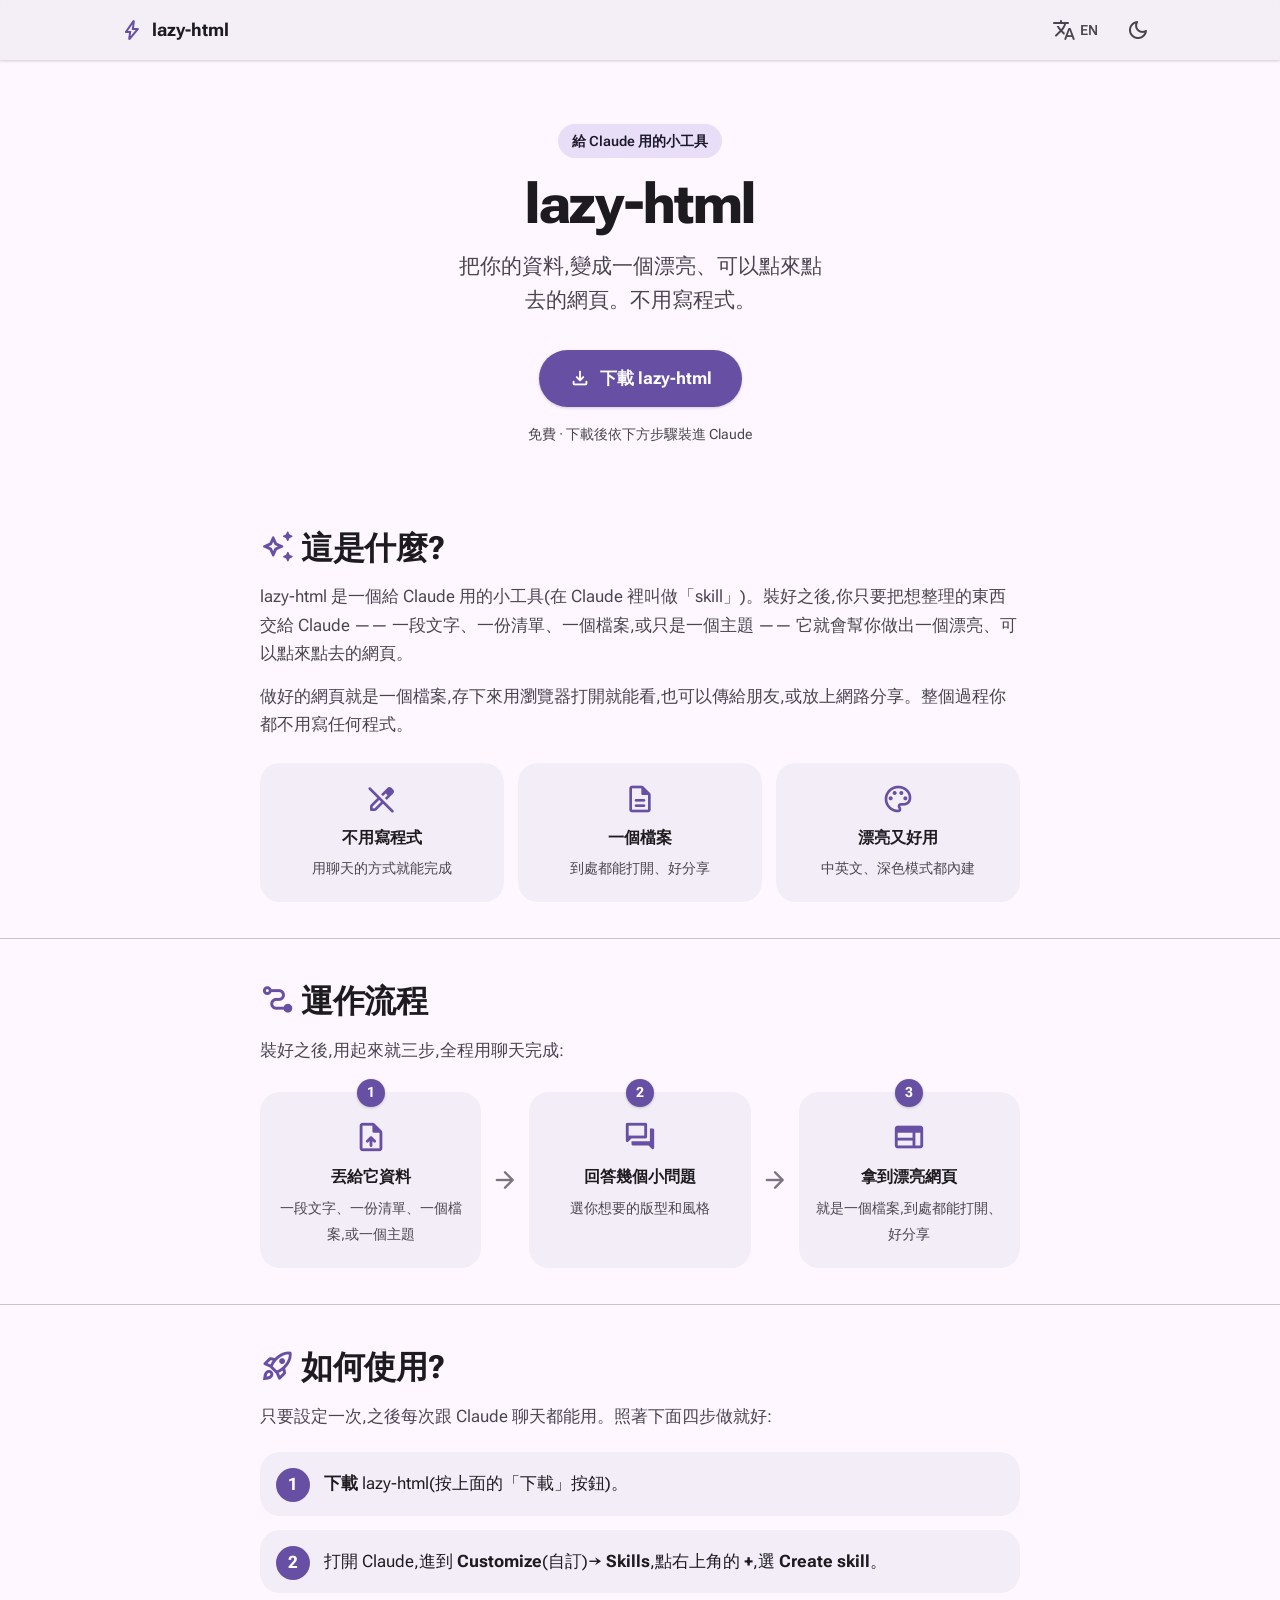
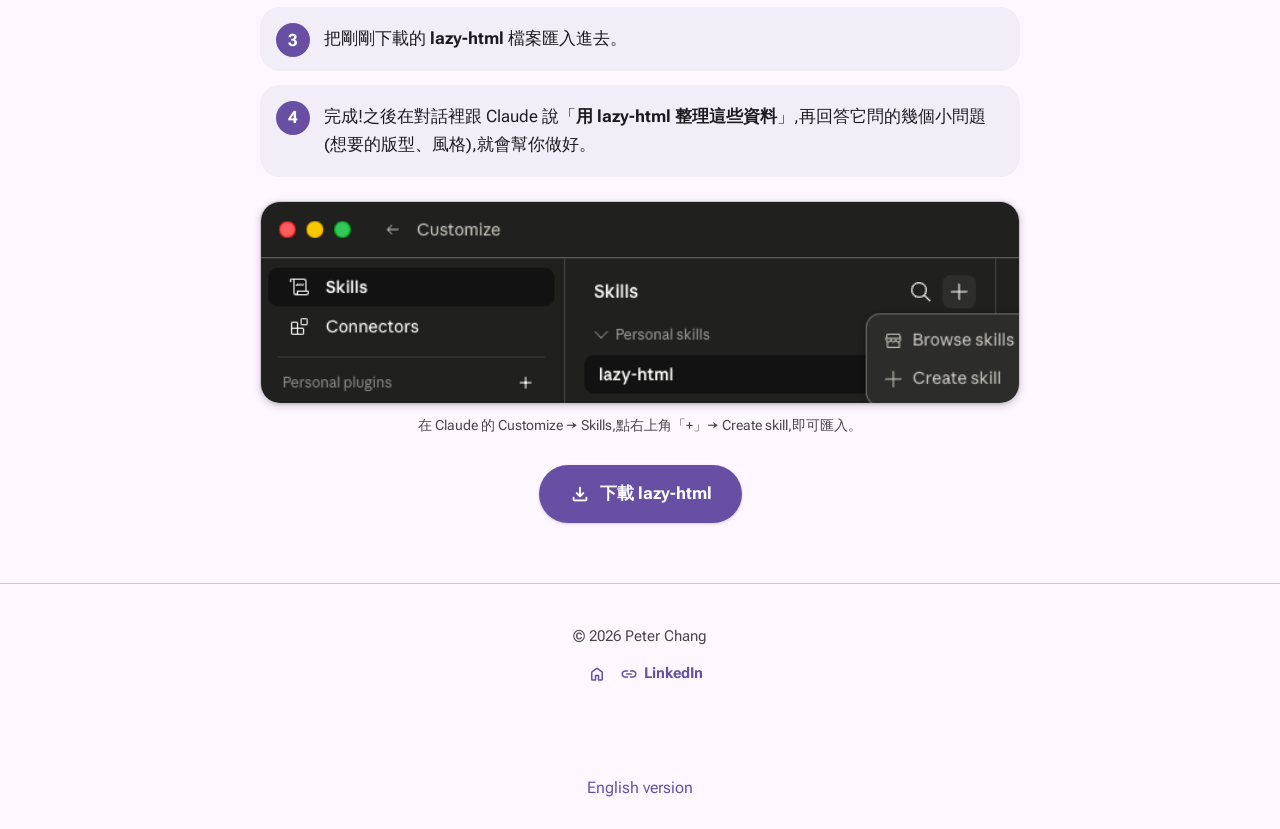
<file: index.html>
<!DOCTYPE html>
<html lang="zh-Hant" data-theme="light">
<head>
  <meta charset="UTF-8" />
  <meta name="viewport" content="width=device-width, initial-scale=1.0" />

  <title>lazy-html — 把資料變成漂亮的網頁</title>
  <meta name="description" content="lazy-html 是一個給 Claude 用的小工具。把它裝進 Claude,你只要丟給它文字、清單、檔案或一個主題,就能做出一個漂亮、可以點來點去的網頁。不用寫程式。" />

  <!-- Google tag (gtag.js) -->
  <script async src="https://www.googletagmanager.com/gtag/js?id=G-F87CED3TEG"></script>
  <script>
    window.dataLayer = window.dataLayer || [];
    function gtag(){dataLayer.push(arguments);}
    gtag('js', new Date());
    gtag('config', 'G-F87CED3TEG');
  </script>

  <link rel="canonical" href="https://lazy-html.peteraim.com/" />
  <link rel="alternate" hreflang="zh-Hant" href="https://lazy-html.peteraim.com/" />
  <link rel="alternate" hreflang="en" href="https://lazy-html.peteraim.com/en/" />
  <link rel="alternate" hreflang="x-default" href="https://lazy-html.peteraim.com/" />
  <meta name="theme-color" content="#6750A4" />

  <!-- ==== Open Graph ==== -->
  <meta property="og:type" content="website" />
  <meta property="og:title" content="lazy-html — 把資料變成漂亮的網頁" />
  <meta property="og:description" content="一個給 Claude 用的小工具:把文字、清單、檔案或一個主題,變成漂亮、可互動的網頁。不用寫程式。" />
  <meta property="og:url" content="https://lazy-html.peteraim.com/" />
  <meta property="og:image" content="https://lazy-html.peteraim.com/assets/og-image.png" />
  <meta property="og:image:width" content="1200" />
  <meta property="og:image:height" content="630" />

  <!-- ==== Twitter ==== -->
  <meta name="twitter:card" content="summary_large_image" />
  <meta name="twitter:title" content="lazy-html — 把資料變成漂亮的網頁" />
  <meta name="twitter:description" content="一個給 Claude 用的小工具:把資料變成漂亮、可互動的網頁。不用寫程式。" />
  <meta name="twitter:image" content="https://lazy-html.peteraim.com/assets/og-image.png" />

  <!-- ==== JSON-LD structured data ==== -->
  <script type="application/ld+json">
  {
    "@context": "https://schema.org",
    "@type": "SoftwareApplication",
    "name": "lazy-html",
    "applicationCategory": "DeveloperApplication",
    "operatingSystem": "Web (Claude)",
    "description": "An add-on for Claude that turns text, lists, files or a topic into a pretty, interactive web page — no coding needed.",
    "url": "https://lazy-html.peteraim.com/",
    "offers": { "@type": "Offer", "price": "0", "priceCurrency": "USD" }
  }
  </script>

  <!-- ==== Fonts + icons (CDN, no local files) ==== -->
  <link rel="preconnect" href="https://fonts.googleapis.com" />
  <link rel="preconnect" href="https://fonts.gstatic.com" crossorigin />
  <link href="https://fonts.googleapis.com/css2?family=Roboto:wght@400;500;700&family=Roboto+Flex:opsz,wght@8..144,400..700&display=swap" rel="stylesheet" />
  <link href="https://fonts.googleapis.com/css2?family=Material+Symbols+Rounded:opsz,wght,FILL,GRAD@24,400,0,0&display=swap" rel="stylesheet" />

  <link rel="stylesheet" href="assets/styles.css" />
</head>
<body>
  <!-- ==== App bar ==== -->
  <header class="appbar">
    <div class="appbar__inner">
      <span class="brand">
        <span class="material-symbols-rounded brand__logo">bolt</span>
        <span class="brand__name">lazy-html</span>
      </span>
      <div class="appbar__actions">
        <a class="icon-btn" id="langToggle" href="/en/" hreflang="en" lang="en" rel="alternate" title="English" aria-label="Switch to English / 切換到英文版">
          <span class="material-symbols-rounded" aria-hidden="true">translate</span>
          <span class="icon-btn__txt">EN</span>
        </a>
        <button class="icon-btn" id="themeToggle" type="button" title="Theme" aria-label="切換深淺色 / Toggle theme">
          <span class="material-symbols-rounded" id="themeIcon">dark_mode</span>
        </button>
      </div>
    </div>
  </header>

  <main>
  <!-- ==== Hero ==== -->
  <section class="hero">
    <span class="hero__eyebrow" data-i18n="eyebrow">給 Claude 用的小工具</span>
    <h1 class="hero__title">lazy-html</h1>
    <p class="hero__subtitle" data-i18n="subtitle">把你的資料,變成一個漂亮、可以點來點去的網頁。不用寫程式。</p>
    <div class="hero__actions">
      <a class="btn btn--filled" id="downloadBtn" href="lazy-html.skill" download data-evt="download">
        <span class="material-symbols-rounded">download</span>
        <span data-i18n="download">下載 lazy-html</span>
      </a>
    </div>
    <p class="hero__note" data-i18n="heroNote">免費 · 下載後依下方步驟裝進 Claude</p>
  </section>

<!-- ==== 是什麼 ==== -->
    <section class="block" id="what" data-section="">
      <div class="block__inner">
        <h2><span class="material-symbols-rounded">auto_awesome</span><span data-i18n="whatTitle">這是什麼?</span></h2>
        <p data-i18n="whatLead">lazy-html 是一個給 Claude 用的小工具(在 Claude 裡叫做「skill」)。裝好之後,你只要把想整理的東西交給 Claude —— 一段文字、一份清單、一個檔案,或只是一個主題 —— 它就會幫你做出一個漂亮、可以點來點去的網頁。</p>
        <p data-i18n="whatLead2">做好的網頁就是一個檔案,存下來用瀏覽器打開就能看,也可以傳給朋友,或放上網路分享。整個過程你都不用寫任何程式。</p>

        <ul class="benefits">
          <li class="benefit">
            <span class="material-symbols-rounded">edit_off</span>
            <b data-i18n="b1t">不用寫程式</b>
            <span data-i18n="b1d">用聊天的方式就能完成</span>
          </li>
          <li class="benefit">
            <span class="material-symbols-rounded">description</span>
            <b data-i18n="b2t">一個檔案</b>
            <span data-i18n="b2d">到處都能打開、好分享</span>
          </li>
          <li class="benefit">
            <span class="material-symbols-rounded">palette</span>
            <b data-i18n="b3t">漂亮又好用</b>
            <span data-i18n="b3d">中英文、深色模式都內建</span>
          </li>
        </ul>
      </div>
    </section>

    <!-- ==== 運作流程 / How it works ==== -->
    <section class="block" id="flow" data-section="">
      <div class="block__inner">
        <h2><span class="material-symbols-rounded">conversion_path</span><span data-i18n="flowTitle">運作流程</span></h2>
        <p data-i18n="flowIntro">裝好之後,用起來就三步,全程用聊天完成:</p>

        <div class="flow">
          <div class="flow__step">
            <span class="flow__num">1</span>
            <span class="material-symbols-rounded flow__icon">upload_file</span>
            <b data-i18n="flow1t">丟給它資料</b>
            <span class="flow__desc" data-i18n="flow1d">一段文字、一份清單、一個檔案,或一個主題</span>
          </div>

          <span class="flow__arrow material-symbols-rounded" aria-hidden="true">arrow_forward</span>

          <div class="flow__step">
            <span class="flow__num">2</span>
            <span class="material-symbols-rounded flow__icon">forum</span>
            <b data-i18n="flow2t">回答幾個小問題</b>
            <span class="flow__desc" data-i18n="flow2d">選你想要的版型和風格</span>
          </div>

          <span class="flow__arrow material-symbols-rounded" aria-hidden="true">arrow_forward</span>

          <div class="flow__step">
            <span class="flow__num">3</span>
            <span class="material-symbols-rounded flow__icon">web</span>
            <b data-i18n="flow3t">拿到漂亮網頁</b>
            <span class="flow__desc" data-i18n="flow3d">就是一個檔案,到處都能打開、好分享</span>
          </div>
        </div>
      </div>
    </section>

    <!-- ==== 如何使用 ==== -->
    <section class="block" id="how" data-section="">
      <div class="block__inner">
        <h2><span class="material-symbols-rounded">rocket_launch</span><span data-i18n="howTitle">如何使用?</span></h2>
        <p data-i18n="howIntro">只要設定一次,之後每次跟 Claude 聊天都能用。照著下面四步做就好:</p>

        <ol class="steps">
          <li data-i18n="step1"><b>下載</b> lazy-html(按上面的「下載」按鈕)。</li>
          <li data-i18n="step2">打開 Claude,進到 <b>Customize</b>(自訂)→ <b>Skills</b>,點右上角的 <b>+</b>,選 <b>Create skill</b>。</li>
          <li data-i18n="step3">把剛剛下載的 <b>lazy-html</b> 檔案匯入進去。</li>
          <li data-i18n="step4">完成!之後在對話裡跟 Claude 說「<b>用 lazy-html 整理這些資料</b>」,再回答它問的幾個小問題(想要的版型、風格),就會幫你做好。</li>
        </ol>

        <figure class="shot">
          <img src="assets/customize.png" data-i18n-attr="alt" data-i18n="shotAlt" alt="在 Claude 的 Customize → Skills,點右上角的加號,選 Create skill">
          <figcaption data-i18n="shotCap">在 Claude 的 Customize → Skills,點右上角「+」→ Create skill,即可匯入。</figcaption>
        </figure>

        <div class="block__cta">
          <a class="btn btn--filled" href="lazy-html.skill" download="" data-evt="download">
            <span class="material-symbols-rounded">download</span>
            <span data-i18n="download">下載 lazy-html</span>
          </a>
        </div>
      </div>
    </section>
</main>

  <!-- ==== Footer ==== -->
  <footer class="footer">
    <p class="footer__name">© 2026 Peter Chang</p>
    <p class="footer__links">
      <a class="icon-btn" href="https://www.peteraim.com" target="_blank" rel="noopener" title="Home" aria-label="Back to peteraim.com / 返回首頁"><span class="material-symbols-rounded">home</span></a>      <a href="https://www.linkedin.com/in/ai-med/" target="_blank" rel="noopener">
        <span class="material-symbols-rounded">link</span>LinkedIn</a>
    </p>
  </footer>

  <script src="assets/app.js"></script>
<p class="lang-alt-link" style="text-align:center;padding:12px;"><a href="/en/" hreflang="en" rel="alternate" lang="en">English version</a></p>
</body>
</html>
</file>
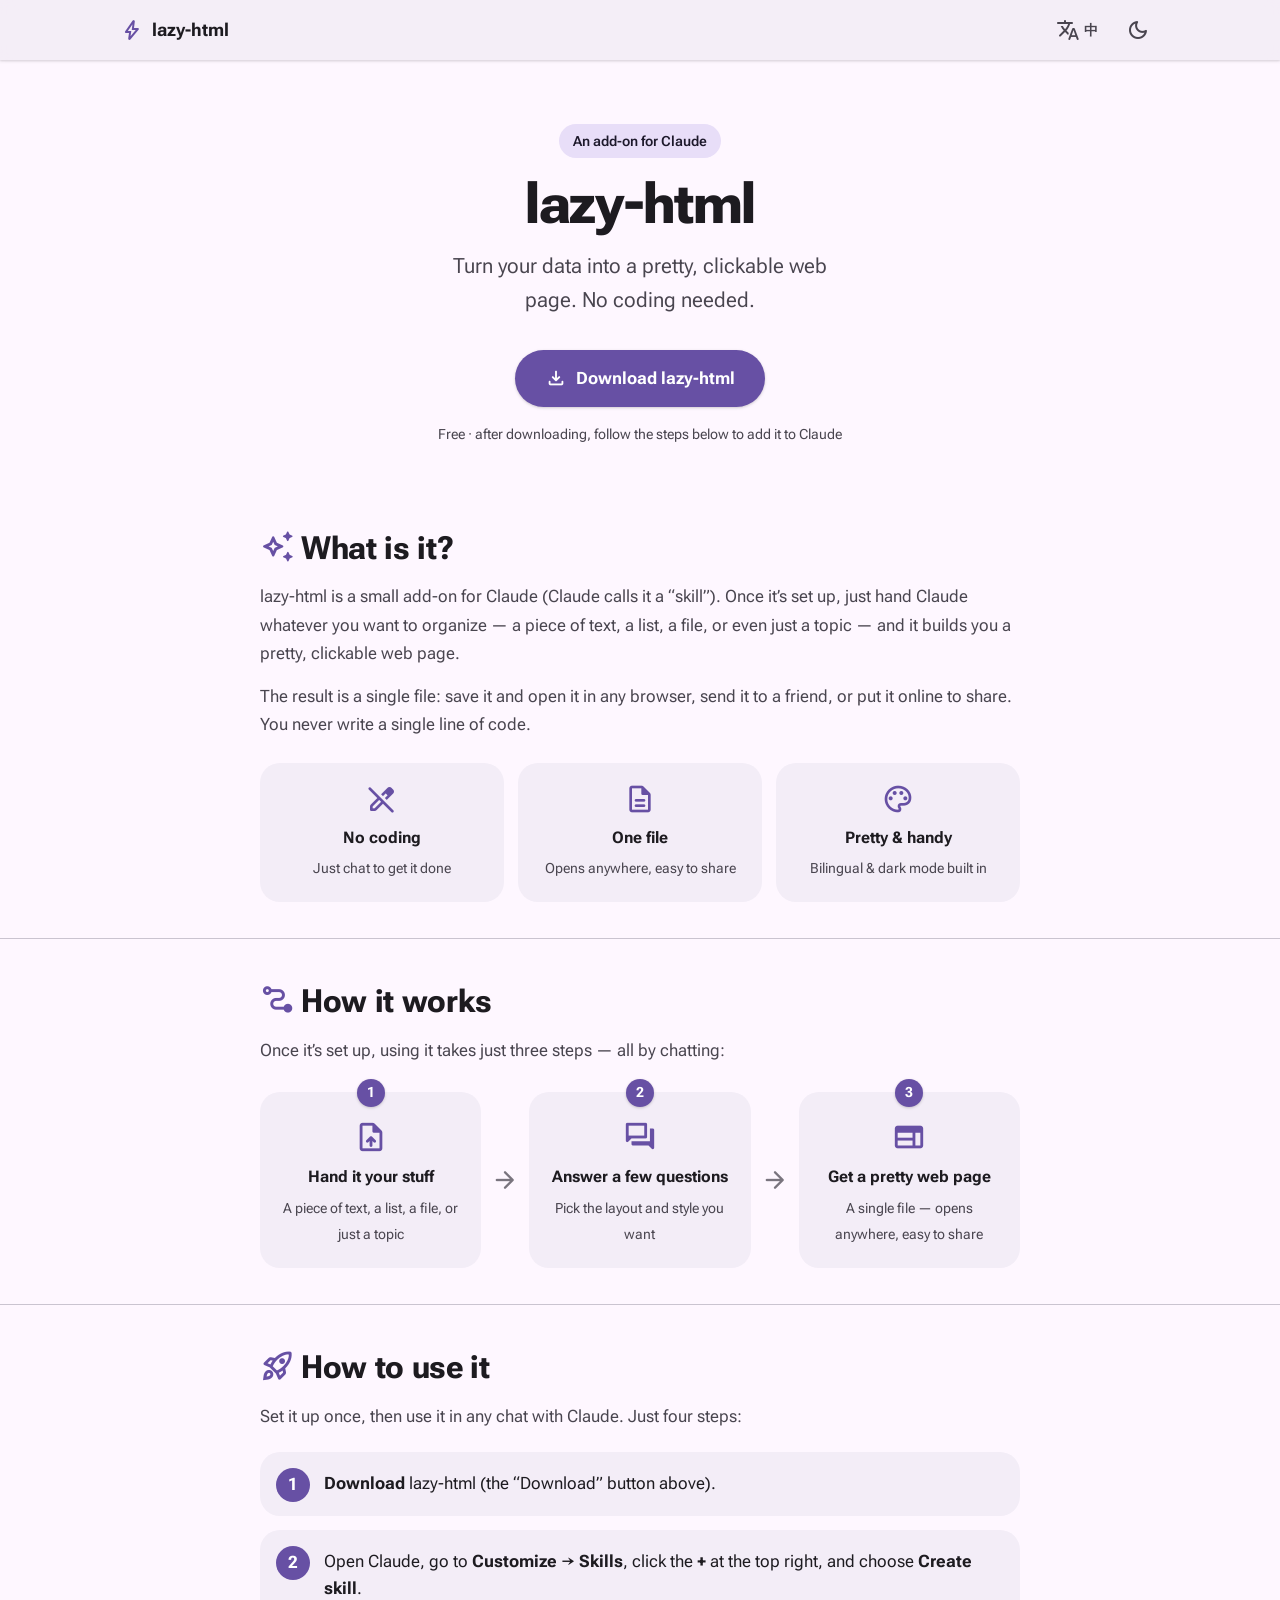
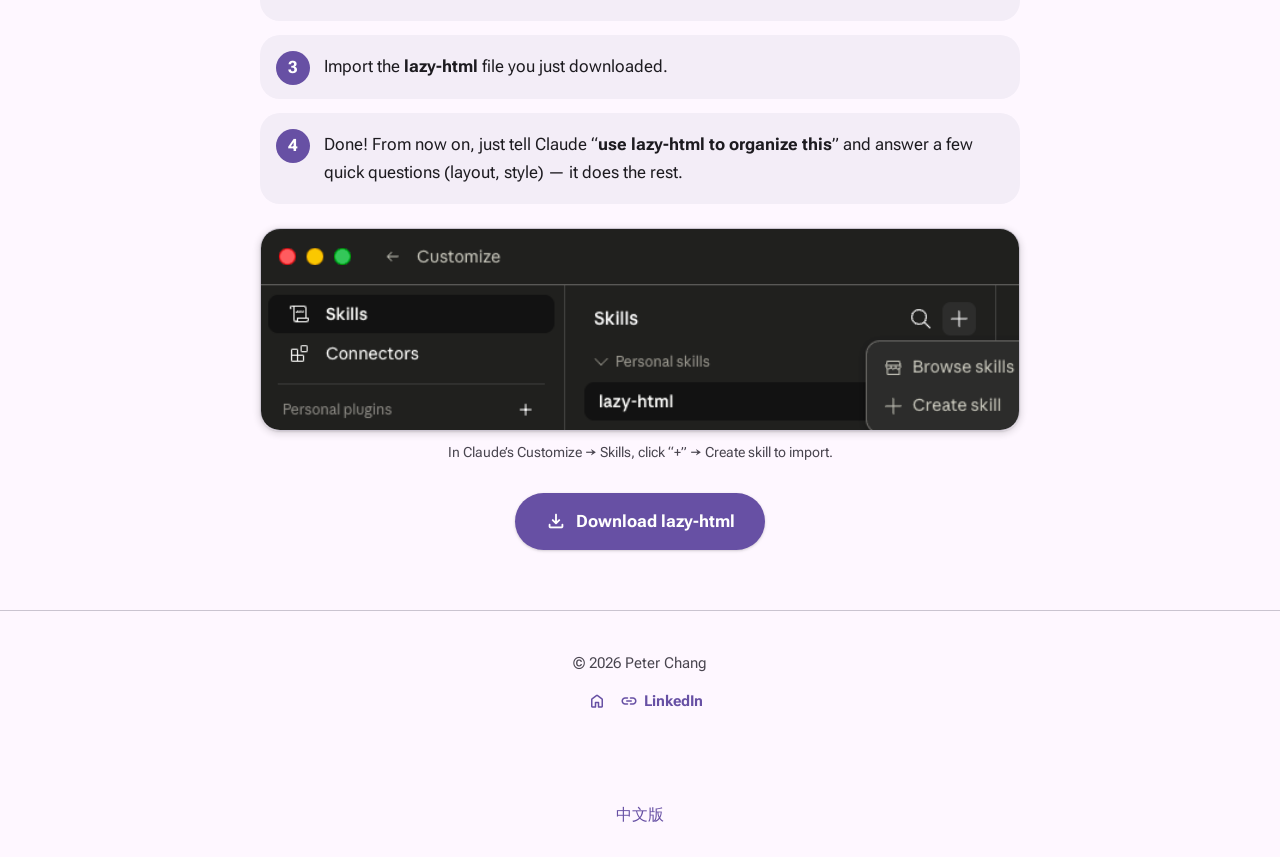
<file: en/index.html>
<!DOCTYPE html>
<html lang="en" data-theme="light">
<head>
  <meta charset="UTF-8" />
  <meta name="viewport" content="width=device-width, initial-scale=1.0" />

  <title>lazy-html — turn your data into a pretty web page</title>
  <meta name="description" content="An add-on for Claude that turns text, lists, files or a topic into a pretty, interactive web page — no coding needed." />

  <!-- Google tag (gtag.js) -->
  <script async src="https://www.googletagmanager.com/gtag/js?id=G-F87CED3TEG"></script>
  <script>
    window.dataLayer = window.dataLayer || [];
    function gtag(){dataLayer.push(arguments);}
    gtag('js', new Date());
    gtag('config', 'G-F87CED3TEG');
  </script>

  <link rel="canonical" href="https://lazy-html.peteraim.com/en/" />
  <link rel="alternate" hreflang="zh-Hant" href="https://lazy-html.peteraim.com/" />
  <link rel="alternate" hreflang="en" href="https://lazy-html.peteraim.com/en/" />
  <link rel="alternate" hreflang="x-default" href="https://lazy-html.peteraim.com/" />
  <meta name="theme-color" content="#6750A4" />

  <!-- ==== Open Graph ==== -->
  <meta property="og:type" content="website" />
  <meta property="og:title" content="lazy-html — turn your data into a pretty web page" />
  <meta property="og:description" content="An add-on for Claude that turns text, lists, files or a topic into a pretty, interactive web page — no coding needed." />
  <meta property="og:url" content="https://lazy-html.peteraim.com/en/" />
  <meta property="og:image" content="https://lazy-html.peteraim.com/assets/og-image.png" />
  <meta property="og:image:width" content="1200" />
  <meta property="og:image:height" content="630" />

  <!-- ==== Twitter ==== -->
  <meta name="twitter:card" content="summary_large_image" />
  <meta name="twitter:title" content="lazy-html — turn your data into a pretty web page" />
  <meta name="twitter:description" content="An add-on for Claude that turns text, lists, files or a topic into a pretty, interactive web page — no coding needed." />
  <meta name="twitter:image" content="https://lazy-html.peteraim.com/assets/og-image.png" />

  <!-- ==== JSON-LD structured data ==== -->
  <script type="application/ld+json">
  {
    "@context": "https://schema.org",
    "@type": "SoftwareApplication",
    "name": "lazy-html",
    "applicationCategory": "DeveloperApplication",
    "operatingSystem": "Web (Claude)",
    "description": "An add-on for Claude that turns text, lists, files or a topic into a pretty, interactive web page — no coding needed.",
    "url": "https://lazy-html.peteraim.com/en/",
    "offers": { "@type": "Offer", "price": "0", "priceCurrency": "USD" }
  }
  </script>

  <!-- ==== Fonts + icons (CDN, no local files) ==== -->
  <link rel="preconnect" href="https://fonts.googleapis.com" />
  <link rel="preconnect" href="https://fonts.gstatic.com" crossorigin />
  <link href="https://fonts.googleapis.com/css2?family=Roboto:wght@400;500;700&family=Roboto+Flex:opsz,wght@8..144,400..700&display=swap" rel="stylesheet" />
  <link href="https://fonts.googleapis.com/css2?family=Material+Symbols+Rounded:opsz,wght,FILL,GRAD@24,400,0,0&display=swap" rel="stylesheet" />

  <link rel="stylesheet" href="../assets/styles.css" />
</head>
<body>
  <!-- ==== App bar ==== -->
  <header class="appbar">
    <div class="appbar__inner">
      <span class="brand">
        <span class="material-symbols-rounded brand__logo">bolt</span>
        <span class="brand__name">lazy-html</span>
      </span>
      <div class="appbar__actions">
        <a class="icon-btn" id="langToggle" href="/" hreflang="zh-Hant" lang="zh-Hant" rel="alternate" title="中文" aria-label="切換到中文版 / Switch to Chinese">
          <span class="material-symbols-rounded" aria-hidden="true">translate</span>
          <span class="icon-btn__txt">中</span>
        </a>
        <button class="icon-btn" id="themeToggle" type="button" title="Theme" aria-label="切換深淺色 / Toggle theme">
          <span class="material-symbols-rounded" id="themeIcon">dark_mode</span>
        </button>
      </div>
    </div>
  </header>

  <main>
<!-- ==== Hero ==== -->
  <section class="hero">
    <span class="hero__eyebrow" data-i18n="eyebrow">An add-on for Claude</span>
    <h1 class="hero__title">lazy-html</h1>
    <p class="hero__subtitle" data-i18n="subtitle">Turn your data into a pretty, clickable web page. No coding needed.</p>
    <div class="hero__actions">
      <a class="btn btn--filled" id="downloadBtn" href="../lazy-html.skill" download="" data-evt="download">
        <span class="material-symbols-rounded">download</span>
        <span data-i18n="download">Download lazy-html</span>
      </a>
    </div>
    <p class="hero__note" data-i18n="heroNote">Free · after downloading, follow the steps below to add it to Claude</p>
  </section>

<!-- ==== 是什麼 ==== -->
    <section class="block" id="what" data-section="">
      <div class="block__inner">
        <h2><span class="material-symbols-rounded">auto_awesome</span><span data-i18n="whatTitle">What is it?</span></h2>
        <p data-i18n="whatLead">lazy-html is a small add-on for Claude (Claude calls it a “skill”). Once it’s set up, just hand Claude whatever you want to organize — a piece of text, a list, a file, or even just a topic — and it builds you a pretty, clickable web page.</p>
        <p data-i18n="whatLead2">The result is a single file: save it and open it in any browser, send it to a friend, or put it online to share. You never write a single line of code.</p>

        <ul class="benefits">
          <li class="benefit">
            <span class="material-symbols-rounded">edit_off</span>
            <b data-i18n="b1t">No coding</b>
            <span data-i18n="b1d">Just chat to get it done</span>
          </li>
          <li class="benefit">
            <span class="material-symbols-rounded">description</span>
            <b data-i18n="b2t">One file</b>
            <span data-i18n="b2d">Opens anywhere, easy to share</span>
          </li>
          <li class="benefit">
            <span class="material-symbols-rounded">palette</span>
            <b data-i18n="b3t">Pretty &amp; handy</b>
            <span data-i18n="b3d">Bilingual &amp; dark mode built in</span>
          </li>
        </ul>
      </div>
    </section>

    <!-- ==== 運作流程 / How it works ==== -->
    <section class="block" id="flow" data-section="">
      <div class="block__inner">
        <h2><span class="material-symbols-rounded">conversion_path</span><span data-i18n="flowTitle">How it works</span></h2>
        <p data-i18n="flowIntro">Once it’s set up, using it takes just three steps — all by chatting:</p>

        <div class="flow">
          <div class="flow__step">
            <span class="flow__num">1</span>
            <span class="material-symbols-rounded flow__icon">upload_file</span>
            <b data-i18n="flow1t">Hand it your stuff</b>
            <span class="flow__desc" data-i18n="flow1d">A piece of text, a list, a file, or just a topic</span>
          </div>

          <span class="flow__arrow material-symbols-rounded" aria-hidden="true">arrow_forward</span>

          <div class="flow__step">
            <span class="flow__num">2</span>
            <span class="material-symbols-rounded flow__icon">forum</span>
            <b data-i18n="flow2t">Answer a few questions</b>
            <span class="flow__desc" data-i18n="flow2d">Pick the layout and style you want</span>
          </div>

          <span class="flow__arrow material-symbols-rounded" aria-hidden="true">arrow_forward</span>

          <div class="flow__step">
            <span class="flow__num">3</span>
            <span class="material-symbols-rounded flow__icon">web</span>
            <b data-i18n="flow3t">Get a pretty web page</b>
            <span class="flow__desc" data-i18n="flow3d">A single file — opens anywhere, easy to share</span>
          </div>
        </div>
      </div>
    </section>

    <!-- ==== 如何使用 ==== -->
    <section class="block" id="how" data-section="">
      <div class="block__inner">
        <h2><span class="material-symbols-rounded">rocket_launch</span><span data-i18n="howTitle">How to use it</span></h2>
        <p data-i18n="howIntro">Set it up once, then use it in any chat with Claude. Just four steps:</p>

        <ol class="steps">
          <li data-i18n="step1"><b>Download</b> lazy-html (the “Download” button above).</li>
          <li data-i18n="step2">Open Claude, go to <b>Customize</b> → <b>Skills</b>, click the <b>+</b> at the top right, and choose <b>Create skill</b>.</li>
          <li data-i18n="step3">Import the <b>lazy-html</b> file you just downloaded.</li>
          <li data-i18n="step4">Done! From now on, just tell Claude “<b>use lazy-html to organize this</b>” and answer a few quick questions (layout, style) — it does the rest.</li>
        </ol>

        <figure class="shot">
          <img src="../assets/customize.png" data-i18n-attr="alt" data-i18n="shotAlt" alt="In Claude’s Customize → Skills, click the plus at top right and choose Create skill">
          <figcaption data-i18n="shotCap">In Claude’s Customize → Skills, click “+” → Create skill to import.</figcaption>
        </figure>

        <div class="block__cta">
          <a class="btn btn--filled" href="../lazy-html.skill" download="" data-evt="download">
            <span class="material-symbols-rounded">download</span>
            <span data-i18n="download">Download lazy-html</span>
          </a>
        </div>
      </div>
    </section>
</main>

  <!-- ==== Footer ==== -->
  <footer class="footer">
    <p class="footer__name">© 2026 Peter Chang</p>
    <p class="footer__links">
      <a class="icon-btn" href="https://www.peteraim.com" target="_blank" rel="noopener" title="Home" aria-label="Back to peteraim.com / 返回首頁"><span class="material-symbols-rounded">home</span></a>      <a href="https://www.linkedin.com/in/ai-med/" target="_blank" rel="noopener">
        <span class="material-symbols-rounded">link</span>LinkedIn</a>
    </p>
  </footer>

  <script src="../assets/app.js"></script>
<p class="lang-alt-link" style="text-align:center;padding:12px;"><a href="/" hreflang="zh-Hant" rel="alternate" lang="zh-Hant">中文版</a></p>
</body>
</html>
</file>
<file: assets/styles.css>
/* =========================================================================
   lazy-html intro page · Material Design 3 baseline
   Pure CSS, no preprocessor, no build step. Simple two-section explainer.
   ========================================================================= */

/* ---- MD3 design tokens : LIGHT (default) ---- */
:root,
[data-theme="light"] {
  --primary:            #6750A4;
  --on-primary:         #FFFFFF;
  --primary-container:  #EADDFF;
  --on-primary-container:#21005D;
  --secondary:          #625B71;
  --secondary-container:#E8DEF8;
  --on-secondary-container:#1D192B;

  --background:         #FEF7FF;
  --on-background:      #1D1B20;
  --surface:            #FEF7FF;
  --surface-container:  #F3EDF7;
  --surface-container-high:#ECE6F0;
  --surface-variant:    #E7E0EC;
  --on-surface:         #1D1B20;
  --on-surface-variant: #49454F;

  --outline:            #79747E;
  --outline-variant:    #CAC4D0;

  --elev-1: 0 1px 2px rgba(0,0,0,.10), 0 1px 3px 1px rgba(0,0,0,.06);
  --elev-2: 0 2px 6px 2px rgba(0,0,0,.10), 0 1px 2px rgba(0,0,0,.12);

  --radius-sm: 12px;
  --radius:    20px;
  --radius-lg: 28px;
  --radius-pill: 999px;

  --maxw: 760px;
  --font-body: "Roboto Flex", "Roboto", system-ui, sans-serif;
}

/* ---- MD3 design tokens : DARK ---- */
[data-theme="dark"] {
  --primary:            #D0BCFF;
  --on-primary:         #381E72;
  --primary-container:  #4F378B;
  --on-primary-container:#EADDFF;
  --secondary:          #CCC2DC;
  --secondary-container:#4A4458;
  --on-secondary-container:#E8DEF8;

  --background:         #141218;
  --on-background:      #E6E0E9;
  --surface:            #141218;
  --surface-container:  #211F26;
  --surface-container-high:#2B2930;
  --surface-variant:    #49454F;
  --on-surface:         #E6E0E9;
  --on-surface-variant: #CAC4D0;

  --outline:            #938F99;
  --outline-variant:    #49454F;

  --elev-1: 0 1px 2px rgba(0,0,0,.30), 0 1px 3px 1px rgba(0,0,0,.20);
  --elev-2: 0 2px 6px 2px rgba(0,0,0,.30), 0 1px 2px rgba(0,0,0,.30);
}

/* ---- Reset / base ---- */
* { box-sizing: border-box; }
html { scroll-behavior: smooth; }
body {
  margin: 0;
  font-family: var(--font-body);
  background: var(--background);
  color: var(--on-background);
  -webkit-font-smoothing: antialiased;
  line-height: 1.65;
  transition: background .2s, color .2s;
}
a { color: var(--primary); text-decoration: none; }
.material-symbols-rounded {
  font-variation-settings: "FILL" 0, "wght" 400, "GRAD" 0, "opsz" 24;
  line-height: 1;
  user-select: none;
}

/* ---- App bar ---- */
.appbar {
  position: sticky;
  top: 0;
  z-index: 20;
  background: color-mix(in srgb, var(--surface-container) 90%, transparent);
  backdrop-filter: blur(8px);
  box-shadow: var(--elev-1);
}
.appbar__inner {
  max-width: 1080px;
  margin: 0 auto;
  padding: 10px 20px;
  display: flex;
  align-items: center;
  gap: 12px;
}
.brand {
  display: flex;
  align-items: center;
  gap: 8px;
  font-weight: 700;
  font-size: 1.15rem;
  color: var(--on-surface);
}
.brand__logo { color: var(--primary); }
.appbar__actions {
  margin-left: auto;
  display: flex;
  align-items: center;
  gap: 8px;
}
.icon-btn {
  display: inline-flex;
  align-items: center;
  gap: 4px;
  border: none;
  background: transparent;
  color: var(--on-surface-variant);
  border-radius: var(--radius-pill);
  padding: 8px 10px;
  cursor: pointer;
  font: inherit;
  transition: background .15s;
}
.icon-btn:hover { background: var(--surface-container-high); }
.icon-btn__txt { font-size: .85rem; font-weight: 600; }

/* ---- Shared layout ---- */
.wrap { max-width: var(--maxw); margin: 0 auto; padding: 0 20px; }

/* ---- Hero ---- */
.hero {
  text-align: center;
  padding: 64px 20px 40px;
}
.hero__eyebrow {
  display: inline-block;
  margin-bottom: 16px;
  padding: 6px 14px;
  border-radius: var(--radius-pill);
  background: var(--secondary-container);
  color: var(--on-secondary-container);
  font-size: .85rem;
  font-weight: 600;
}
.hero__title {
  margin: 0 0 14px;
  font-size: clamp(2.4rem, 7vw, 3.6rem);
  font-weight: 700;
  line-height: 1.05;
  letter-spacing: -.02em;
  color: var(--on-surface);
}
.hero__subtitle {
  margin: 0 auto;
  max-width: 34ch;
  font-size: clamp(1.05rem, 2.4vw, 1.3rem);
  color: var(--on-surface-variant);
}
.hero__actions {
  margin-top: 32px;
  display: flex;
  justify-content: center;
}
.hero__note {
  margin: 16px 0 0;
  font-size: .85rem;
  color: var(--on-surface-variant);
}

/* ---- Buttons (MD3 filled + tonal) ---- */
.btn {
  display: inline-flex;
  align-items: center;
  gap: 9px;
  padding: 15px 30px;
  border: none;
  border-radius: var(--radius-pill);
  font: inherit;
  font-weight: 700;
  font-size: 1.05rem;
  cursor: pointer;
  transition: box-shadow .18s, transform .18s, filter .18s;
}
.btn .material-symbols-rounded { font-size: 22px; }
.btn--filled {
  background: var(--primary);
  color: var(--on-primary);
  box-shadow: var(--elev-1);
}
.btn--filled:hover { box-shadow: var(--elev-2); transform: translateY(-2px); filter: brightness(1.05); }
.btn--tonal {
  background: var(--secondary-container);
  color: var(--on-secondary-container);
  font-size: .98rem;
  padding: 13px 26px;
}
.btn--tonal:hover { box-shadow: var(--elev-1); transform: translateY(-2px); }
.btn:focus-visible { outline: 2px solid var(--primary); outline-offset: 3px; }

/* ---- Content blocks ---- */
main { padding-bottom: 24px; }
.block { padding: 36px 20px; }
.block + .block { border-top: 1px solid var(--outline-variant); }
.block__inner { max-width: var(--maxw); margin: 0 auto; }
.block h2 {
  margin: 0 0 8px;
  font-size: clamp(1.6rem, 4vw, 2rem);
  font-weight: 700;
  letter-spacing: -.01em;
  color: var(--on-surface);
}
.block h2 .material-symbols-rounded {
  font-size: 1.1em;
  color: var(--primary);
  vertical-align: -.15em;
  margin-right: 6px;
}
.block p { color: var(--on-surface-variant); font-size: 1.08rem; margin: 0 0 14px; }
.block p:last-child { margin-bottom: 0; }

/* ---- "What is it" benefit chips ---- */
.benefits {
  list-style: none;
  margin: 24px 0 0;
  padding: 0;
  display: grid;
  grid-template-columns: repeat(3, 1fr);
  gap: 14px;
}
.benefit {
  background: var(--surface-container);
  border-radius: var(--radius);
  padding: 20px 18px;
  text-align: center;
}
.benefit .material-symbols-rounded {
  font-size: 32px;
  color: var(--primary);
  display: block;
  margin: 0 auto 10px;
}
.benefit b { display: block; color: var(--on-surface); font-size: 1rem; margin-bottom: 4px; }
.benefit span { color: var(--on-surface-variant); font-size: .9rem; }

/* ---- "How it works" flow ---- */
.flow {
  margin: 28px 0 0;
  display: flex;
  align-items: stretch;
  justify-content: center;
  gap: 10px;
}
.flow__step {
  flex: 1 1 0;
  position: relative;
  background: var(--surface-container);
  border-radius: var(--radius);
  padding: 26px 16px 20px;
  text-align: center;
}
.flow__num {
  position: absolute;
  top: -13px;
  left: 50%;
  transform: translateX(-50%);
  width: 28px;
  height: 28px;
  border-radius: 50%;
  background: var(--primary);
  color: var(--on-primary);
  font-weight: 700;
  font-size: .9rem;
  display: grid;
  place-items: center;
  box-shadow: var(--elev-1);
}
.flow__icon {
  font-size: 34px;
  color: var(--primary);
  display: block;
  margin: 2px auto 10px;
}
.flow__step b { display: block; color: var(--on-surface); font-size: 1.02rem; margin-bottom: 4px; }
.flow__desc { color: var(--on-surface-variant); font-size: .9rem; }
.flow__arrow {
  align-self: center;
  flex: 0 0 auto;
  font-size: 28px;
  color: var(--outline);
}

/* ---- "How to use" steps ---- */
.steps {
  list-style: none;
  counter-reset: step;
  margin: 22px 0 0;
  padding: 0;
  display: grid;
  gap: 14px;
}
.steps li {
  counter-increment: step;
  position: relative;
  background: var(--surface-container);
  border-radius: var(--radius);
  padding: 18px 20px 18px 64px;
  color: var(--on-surface);
  font-size: 1.05rem;
}
.steps li::before {
  content: counter(step);
  position: absolute;
  left: 16px;
  top: 16px;
  width: 34px;
  height: 34px;
  border-radius: 50%;
  background: var(--primary);
  color: var(--on-primary);
  font-weight: 700;
  display: grid;
  place-items: center;
}
.steps li b { color: var(--on-surface); }
.steps li .hint { display: block; margin-top: 4px; color: var(--on-surface-variant); font-size: .92rem; }

/* ---- Screenshot ---- */
.shot {
  margin: 24px 0 0;
  padding: 0;
}
.shot img {
  display: block;
  width: 100%;
  height: auto;
  border-radius: var(--radius);
  border: 1px solid var(--outline-variant);
  box-shadow: var(--elev-2);
}
.shot figcaption {
  margin-top: 10px;
  text-align: center;
  font-size: .88rem;
  color: var(--on-surface-variant);
}

.block__cta { margin-top: 28px; text-align: center; }

/* ---- Footer ---- */
.footer {
  text-align: center;
  padding: 40px 20px 56px;
  border-top: 1px solid var(--outline-variant);
  color: var(--on-surface-variant);
  font-size: .95rem;
}
.footer__name { margin: 0 0 8px; }
.footer__links { margin: 0; }
.footer a {
  display: inline-flex;
  align-items: center;
  gap: 6px;
  font-weight: 700;
  color: var(--primary);
}
.footer a:hover { text-decoration: underline; }
.footer .material-symbols-rounded { font-size: 18px; }

/* ---- Responsive ---- */
@media (max-width: 560px) {
  .hero { padding-top: 44px; }
  .benefits { grid-template-columns: 1fr; }
  .flow { flex-direction: column; gap: 8px; }
  .flow__arrow { transform: rotate(90deg); }
}
</file>
